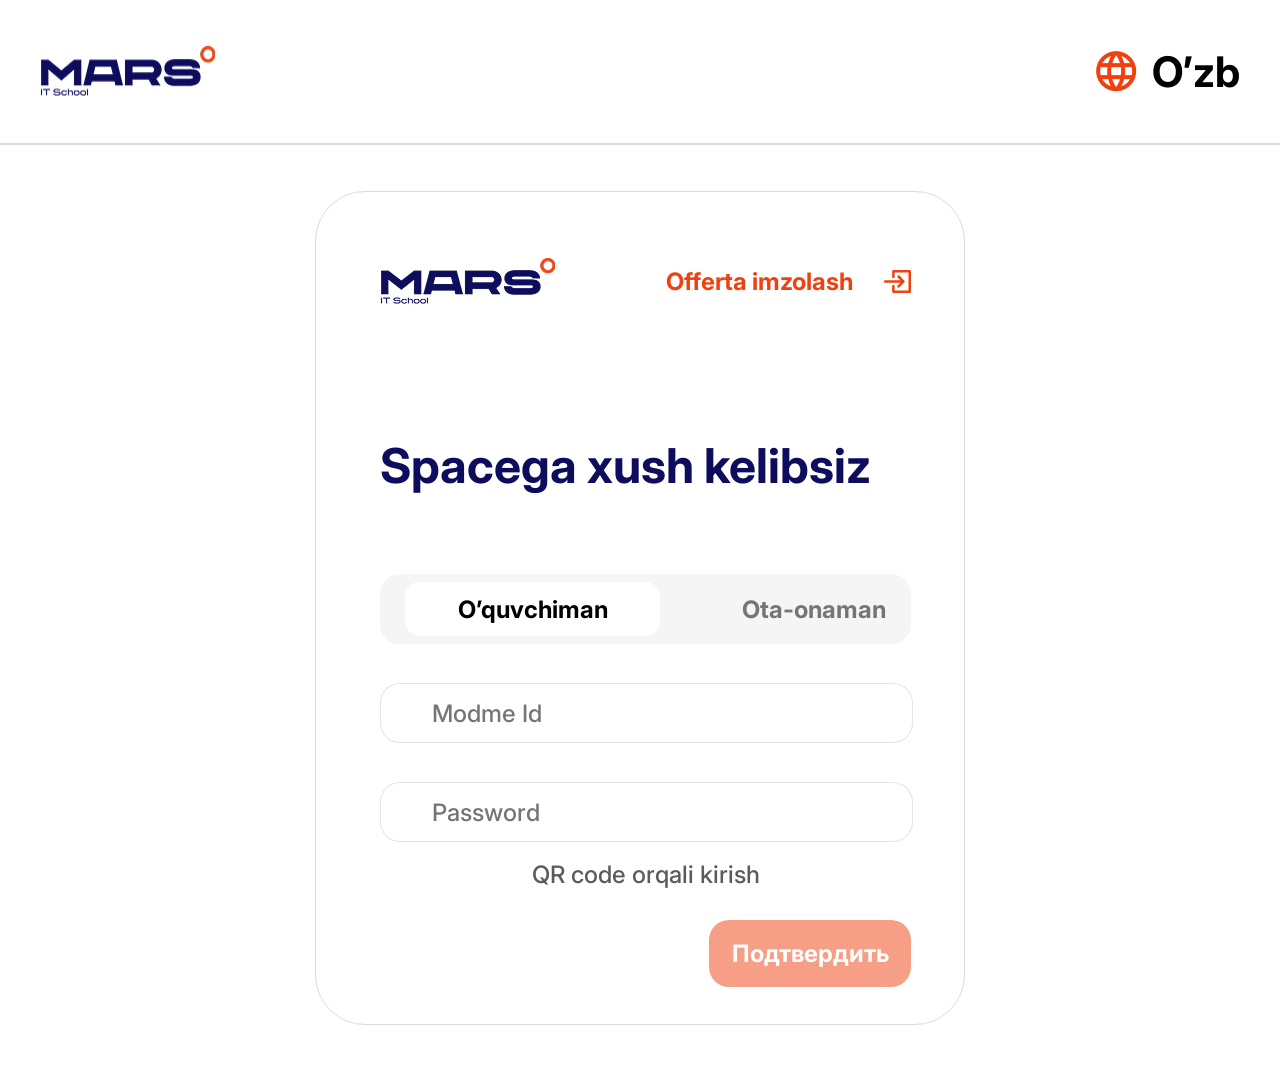
<file: index.html>
<!DOCTYPE html>
<html lang="en">

<head>
    <meta charset="UTF-8">
    <meta name="viewport" content="width=device-width, initial-scale=1.0">
    <title>Document</title>
    <link rel="stylesheet" href="style.css">
    <link rel="preconnect" href="https://fonts.googleapis.com">
    <link rel="preconnect" href="https://fonts.gstatic.com" crossorigin>
    <link
        href="https://fonts.googleapis.com/css2?family=Inter:ital,opsz,wght@0,14..32,100..900;1,14..32,100..900&family=Rubik:ital,wght@0,300..900;1,300..900&display=swap"
        rel="stylesheet">
</head>

<body>
    <header>
        <div class="nav__border">

            <nav class="container">
                <img src="/img/mars it school.png" alt="">
                <div class="nav__right">
                    <img src="/img/glopas.png" alt="">
                    <h3>O’zb</h3>
                </div>
            </nav>
        </div>
    </header>

    <main class="container">
        <div class="form" action="">
            <div class="form__title">
                <img src="/img/mars it school.png" alt="">
                <div class="form__subtitle">
                    <h3>Offerta imzolash</h3>
                    <img src="/img/chiqish.png" alt="">
                </div>
            </div>
            <h1>Spacega xush kelibsiz</h1>
            <div class="parent__student">

                <h2 class="student">O’quvchiman</h2>
                <h2 class="parent">
                    Ota-onaman
                </h2>
            </div>
            <div class="inputs">
                <input type="text" placeholder="Modme Id" id="inputName">
                <input type="password" placeholder="Password" id="inputPassword">
            </div>
            <h2 class="qrcode">QR code orqali kirish</h2>
            <div class="buttons">

                <button class="" id="sentBtn">Подтвердить</button>
            </div>
        </div>
    </main>
    <script src="script.js"></script>
</body>

</html>
</file>
<file: style.css>
* {
    margin: 0;
    padding: 0;
    font-family: 'Inter';
    box-sizing: border-box;
    text-decoration: none;
    list-style: none;
}

.container {
    max-width: 1200px;
    margin: 0 auto;
}

.nav__right {
    display: flex;
    align-items: center;
    gap: 15px;
    font-family: Inter;
    font-weight: 700;
    font-size: 36px;

}

nav {
    display: flex;
    justify-content: space-between;
    padding: 46px 0;
}

.nav__border {
    border-bottom: 2px solid;
    border-color: #DEDBDB;
}


.form{
    justify-content: center;
    display: flex;
    flex-direction: column;
    border: 1px solid #DEDBDB;
    width: 650px;
    margin: 46px auto;
    padding: 66px 53px 37px 64px;
    border-radius: 50px;

}

.form__title{
    display: flex;
    justify-content: space-between;
}

.form__subtitle{
    display: flex;
    align-items: center;
}
.form__subtitle h3{
font-weight: 700;
font-size: 24px;
color: #F0400F ;
width: 218px;
}


h1{
font-weight: 700;
font-size: 48px;
color: #0E0D5D;
margin-top: 131px;
margin-bottom: 79px;
}

.parent__student{
    display: flex;
    justify-content: center;
    background-color: #F5F5F5;
    border-radius: 20px;
    height: 70px;
    align-items: center;
    padding: 10px;
    gap: 82px;
}

.student{
    width: 255px;
    height: 54px;
    background-color: white;
    border-radius: 15px;
    display: flex;
    align-items: center;
    justify-content: center;
}
.parent{
    color: #757575;
}

.inputs{
    display: flex;
    flex-direction: column;
    margin-top: 39px;
    row-gap: 39px;
}
.inputs input {
    width: 533px;
    height: 60px;
    border-radius: 20px;
    padding-left: 51px;
    border: 1px solid #75757530;
font-weight: 500;
font-size: 24px;

}

.qrcode{
font-weight: 500;
font-size: 24px;
opacity: 64%;
text-align: center;
margin-top: 18px;
margin-bottom: 31px;

}
.buttons{
 
    display: flex;
    justify-content: end;
}

.buttons button{
    width: 202px;
    border-radius: 20px;
    font-size: 24px;
    font-weight: 700;
    background-color: #F69E86;
    height: 67px;
    color: white;
    border: none;
    outline: none;
}
</file>
